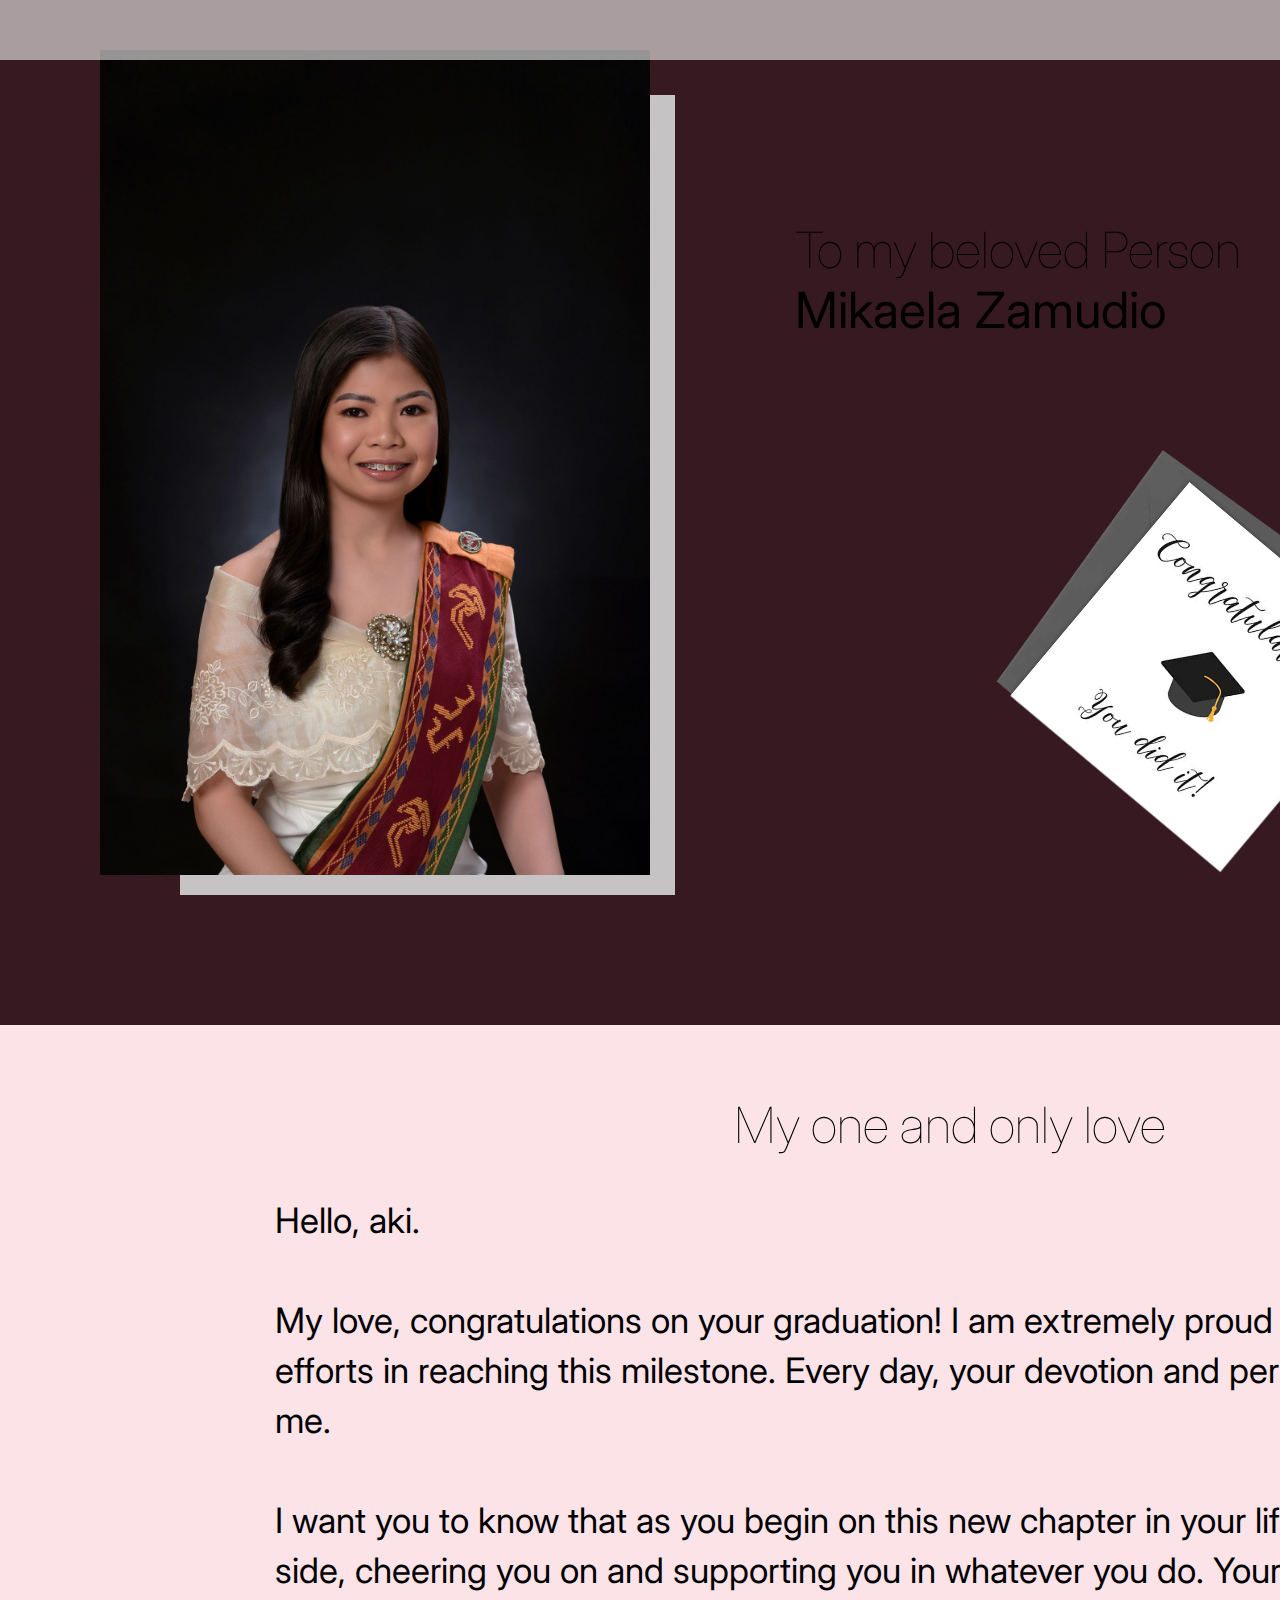
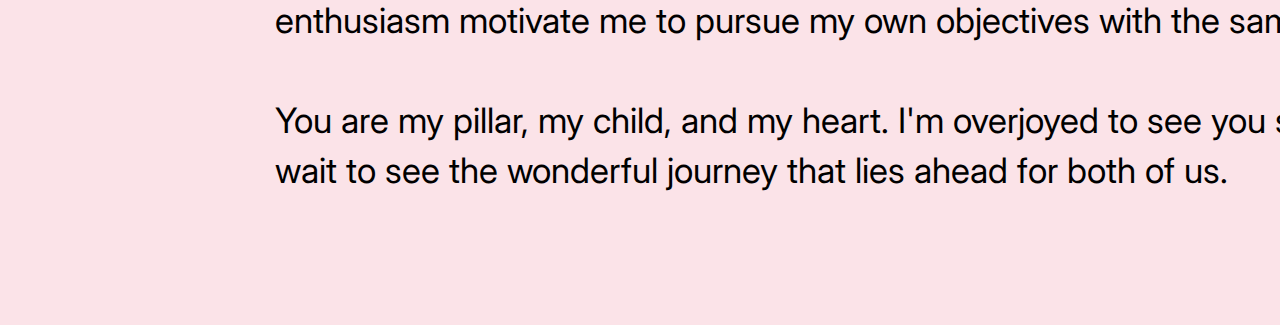
<file: index.html>
<!DOCTYPE html>
<html lang="en">
<head>
    <link rel="stylesheet" href="style.css">
    <meta charset="UTF-8">
    <meta name="viewport" content="width=device-width, initial-scale=1.0">
    <title>Love </title>
</head>
<body>

   


<div id="main" class="container">

    <nav class="nav-div">
        <a class="nav home" href="#main">Home</a>
        <a class="nav about" href="about.html">About</a>
        <a class="nav pic" href="pictures.html">Pictures</a>
        

    </nav>

    <div class="flex">

    
        <img class="picni-bb " src="images/1.jpg" alt="">
       <div class="shadow "></div>

       
       <h1 class="title-mid">To my beloved Person <br> <b class="mika">Mikaela Zamudio</b></h1>
        <img class="cong" src="images/CO-0022.png" alt="">
        
    </div>


    <div id="secondp" class="second-page">
        <h1 class="title-hello">My one and only love</h1>
        <br>
        <br>
        <div class="text-box1">
            <p class="text-1 white-t">Hello, aki.
<br>
<br>
              My love, congratulations on your graduation! I am extremely proud of you and all of your efforts in reaching this milestone. Every day, your devotion and perseverance astound me.
                
                <br>
                <br>
                
                I want you to know that as you begin on this new chapter in your life, I'll be right by your side, cheering you on and supporting you in whatever you do. Your perseverance and enthusiasm motivate me to pursue my own objectives with the same passion.
                
                <br>
                <br>
                
                You are my pillar, my child, and my heart. I'm overjoyed to see you succeed, and I can't wait to see the wonderful journey that lies ahead for both of us.</p>

        </div>
        
    </div>

   

    </div>

    
    


</body>
</html>
</file>
<file: style.css>
@import url('https://fonts.googleapis.com/css2?family=Inter&display=swap');
body{
    background-color:#361921;
    
}*{
    margin: 0;
    padding: 0;
    font-family: 'Inter', sans-serif;
    
    
    
}html 
{
    scroll-behavior: smooth;
}.container{
    margin: auto;
    height: 100%;
    width: 1900px;;
    
}

.nav-div{
    
    
    text-align: end;
    width: 1980px;
    height: 60px;
    background-color: rgba(255, 254, 254, 0.582);
    position: fixed;
    z-index: 2;
   
    
}.nav{
    
    text-decoration: none;
    color:#361921;
    font-family: 'Inter', sans-serif;
    font-size: 25px;
    position: relative;
    right: 100px;
    margin: auto;
    padding: 25px;
    position: relative;
    top: 10px;
    font-weight: bold;


}

.flex{
    margin: auto;
    display: flex;
    


}.picni-bb{
    width: 550px;
    height: auto;
    position: relative;
    left: 100px;
    top: 50px;
    z-index: 1;

}

.title-mid{
    width: 1900px;
    position: relative;
    right: 250px;
    top: 220px;
    font-size: 50px;
    font-family: 'Inter', sans-serif;
    font-weight: 1;
  
}.cong{
    position: absolute;
    left: 1000px;
    top: 450px;
    transform:rotate(40deg);   
    width: 400px;
}

.shadow{
    width: 1100px;
    height: 800px;
    background-color: #c5c3c3;
    position: relative;
    right: 370px;
    top:95px;
    
}.flower{
    position: absolute;
    width: 200px;
}

/* SECOND PAGEEEE */

.second-page{
    position: relative;
    top: 200px;
    height: 900px;
    width: auto;
    background-color: #fbe3e8;
    
}.title-hello{

    font-weight: bolder;
    text-align: center;
    padding-top: 70px;
    text-align: center;
    font-size: 50px;
    font-weight: lighter;
}.text-box1{
    margin: auto;
    font-size: 20px;
    width: 1350px;
    height: 700px;
   

}.text-1{
    font-size: 35px;
   line-height: 50px;

}

/*third PAGE*/

.third-page{
    
    position: relative;
    top: 450px;
    height: 1080px;
    width: auto;
   
   background-image: url(images/dagat.jpg);
   background-repeat: no-repeat;
   background-size: cover;
   
}.lorem-text{
    text-align: center;
    position: relative;
    font-size: 50px;
    
}
</file>
